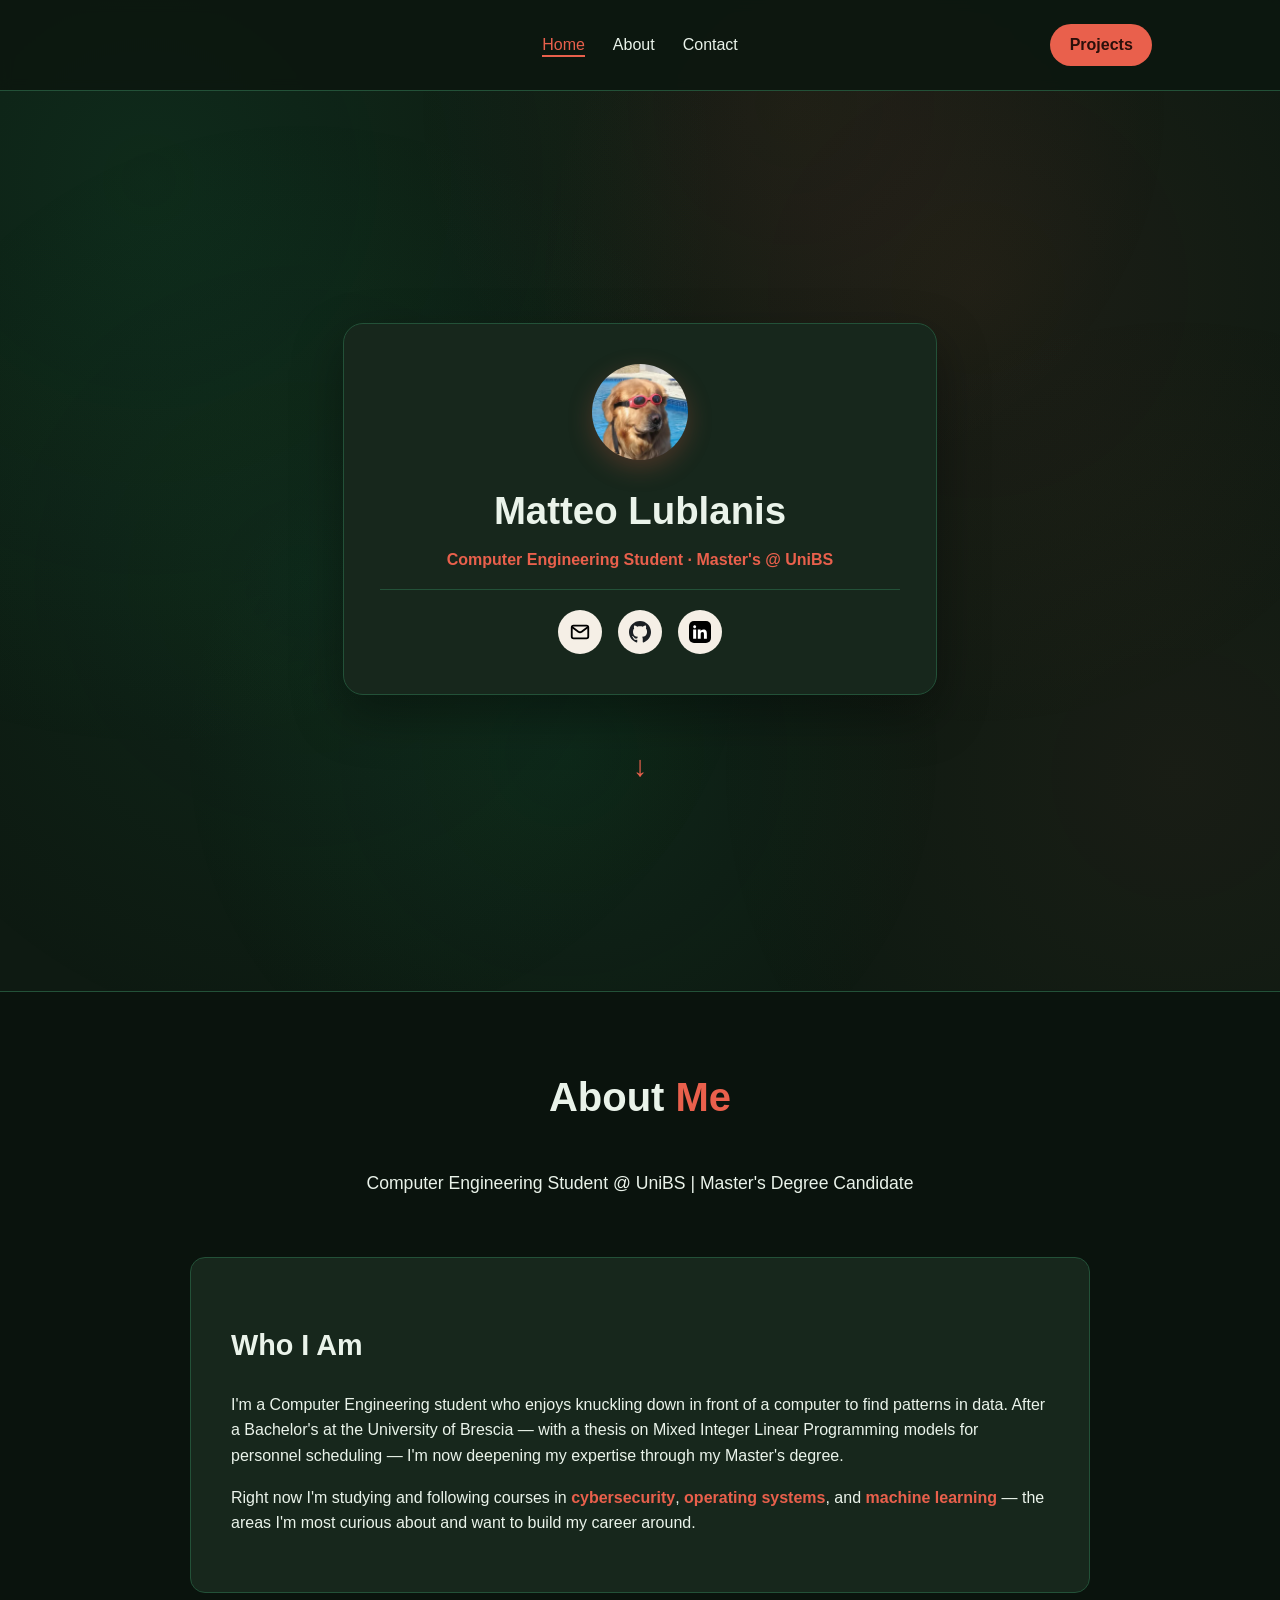
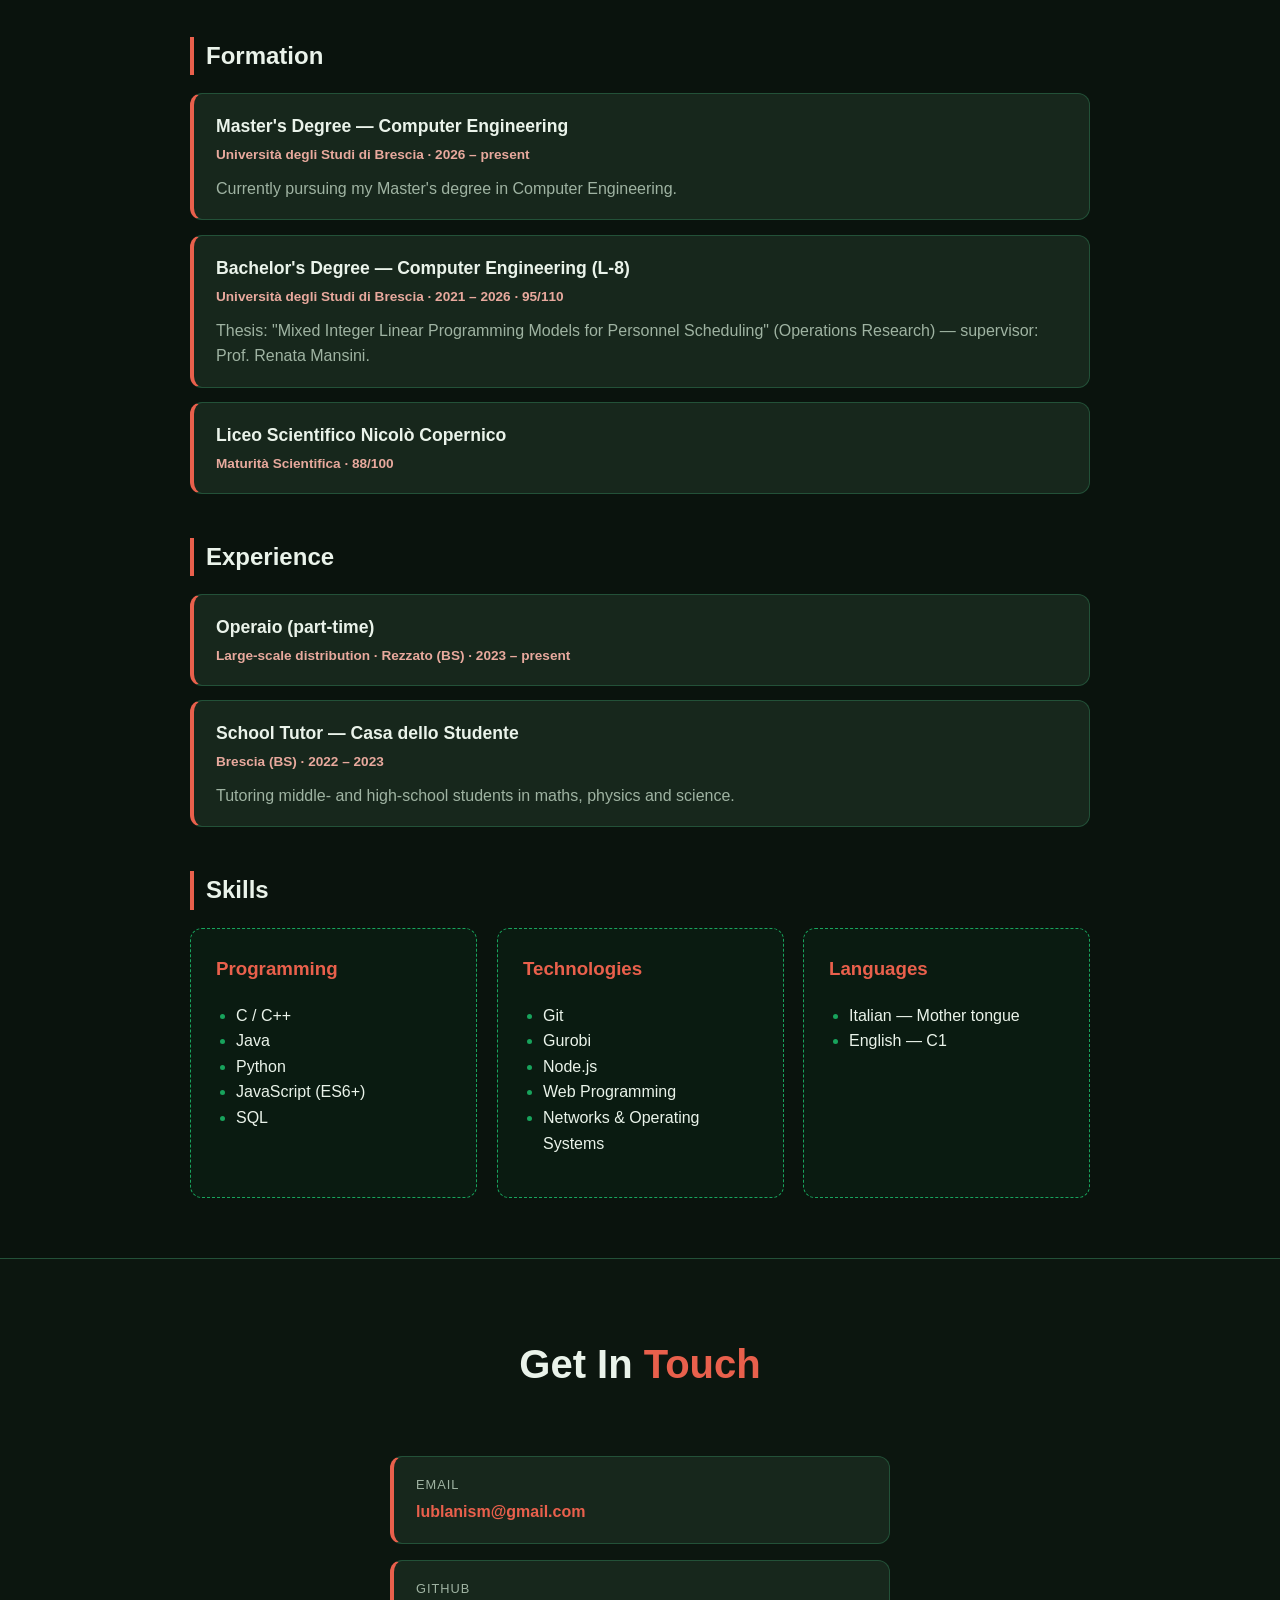
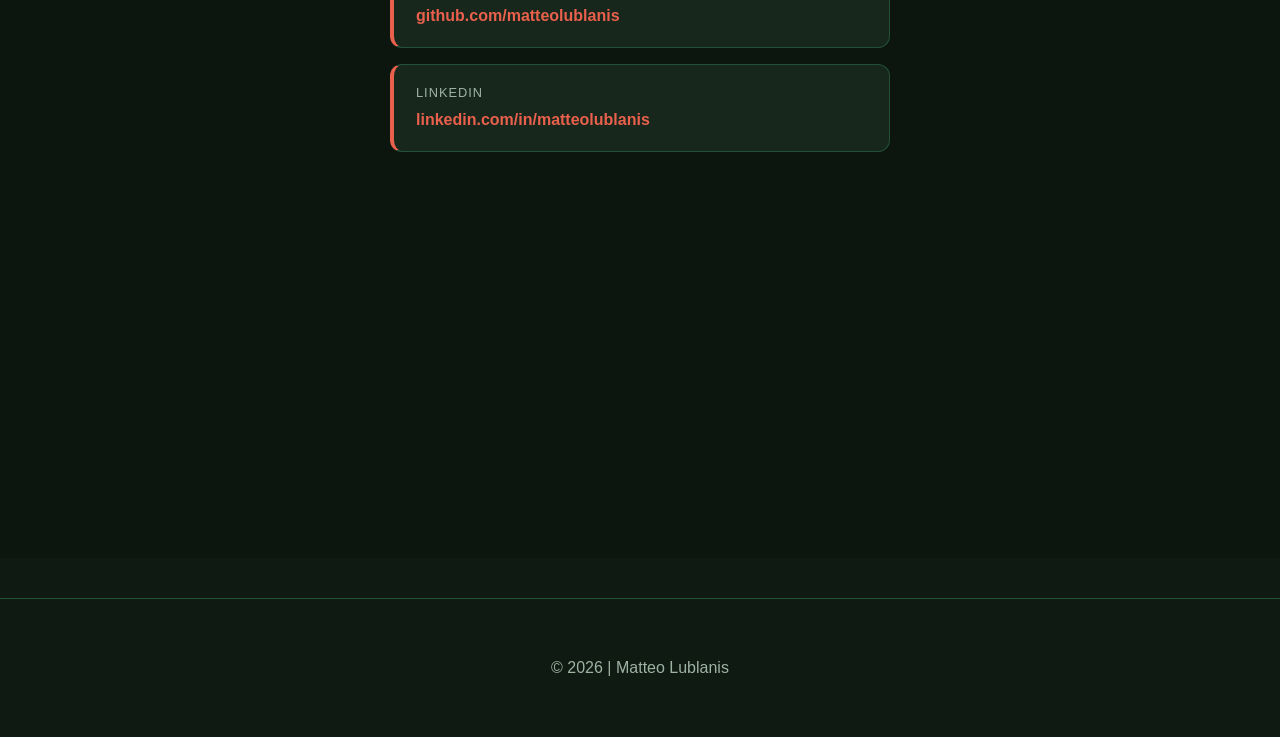
<file: index.html>
<!DOCTYPE html>
<html lang="en">
<head>
    <meta charset="UTF-8">
    <meta name="viewport" content="width=device-width, initial-scale=1.0">
    <title>Matteo Lublanis | Portfolio</title>
    <link rel="stylesheet" href="style.css">
</head>
<body>
    <a href="#home" class="skip-link">Skip to content</a>
    <nav aria-label="Primary">
        <ul>
            <li><a href="#home" class="highlight" aria-current="true">Home</a></li>
            <li><a href="#about">About</a></li>
            <li><a href="#contact">Contact</a></li>
        </ul>
        <a href="projects.html" class="nav-btn">Projects</a>
    </nav>

    <header id="home" class="panel">
        <div class="hero-card">
            <img src="icons/psbattle-this-dog-with-swimming-goggles-v0-9736mhqc9kqx.webp" alt="Hero Avatar" class="hero-avatar">
            <h1>Matteo Lublanis</h1>
            <p class="hero-role">Computer Engineering Student · Master's @ UniBS</p>
            <div class="hero-socials">
                <a class="social" href="mailto:lublanism@gmail.com" aria-label="Email">
                    <img src="icons/email-svgrepo-com.svg" alt="Email" width="22" height="22">
                </a>
                <a class="social" href="https://github.com/matteolublanis" target="_blank" rel="noopener" aria-label="GitHub">
                    <img src="icons/Octicons-mark-github.svg" alt="GitHub" width="22" height="22">
                </a>
                <a class="social" href="https://linkedin.com/in/matteolublanis" target="_blank" rel="noopener" aria-label="LinkedIn">
                    <img src="icons/linkedin-square-icon.svg" alt="LinkedIn" width="22" height="22">
                </a>
            </div>
        </div>
        <a href="#about" class="scroll-cue" aria-label="Scroll to About">↓</a>
    </header>

    <main>
        <!-- About -->
        <section id="about" class="panel">
            <div class="panel-inner">
                <div class="about-hero">
                    <h2>About <span class="highlight">Me</span></h2>
                    <p>Computer Engineering Student @ UniBS | Master's Degree Candidate</p>
                </div>

                <div class="bio-card">
                    <h2>Who I Am</h2>
                    <p>
                        I'm a Computer Engineering student who enjoys knuckling down in front of a
                        computer to find patterns in data. After a Bachelor's at the
                        University of Brescia — with a thesis on Mixed Integer Linear Programming models
                        for personnel scheduling — I'm now deepening my expertise through my Master's degree.
                    </p>
                    <p>
                        Right now I'm studying and following courses in <strong>cybersecurity</strong>,
                        <strong>operating systems</strong>, and <strong>machine learning</strong> —
                        the areas I'm most curious about and want to build my career around.
                    </p>
                </div>

                <h3 class="section-label">Formation</h3>
                <div class="entry-list">
                    <div class="entry">
                        <h4>Master's Degree — Computer Engineering</h4>
                        <span class="meta">Università degli Studi di Brescia · 2026 – present</span>
                        <p>Currently pursuing my Master's degree in Computer Engineering.</p>
                    </div>
                    <div class="entry">
                        <h4>Bachelor's Degree — Computer Engineering (L-8)</h4>
                        <span class="meta">Università degli Studi di Brescia · 2021 – 2026 · 95/110</span>
                        <p>
                            Thesis: "Mixed Integer Linear Programming Models for Personnel
                            Scheduling" (Operations Research) — supervisor: Prof. Renata Mansini.
                        </p>
                    </div>
                    <div class="entry">
                        <h4>Liceo Scientifico Nicolò Copernico</h4>
                        <span class="meta">Maturità Scientifica · 88/100</span>
                    </div>
                </div>

                <h3 class="section-label">Experience</h3>
                <div class="entry-list">
                    <div class="entry">
                        <h4>Operaio (part-time)</h4>
                        <span class="meta">Large-scale distribution · Rezzato (BS) · 2023 – present</span>
                    </div>
                    <div class="entry">
                        <h4>School Tutor — Casa dello Studente</h4>
                        <span class="meta">Brescia (BS) · 2022 – 2023</span>
                        <p>Tutoring middle- and high-school students in maths, physics and science.</p>
                    </div>
                </div>

                <h3 class="section-label">Skills</h3>
                <div class="skills-grid">
                    <div class="skill-category">
                        <h3>Programming</h3>
                        <ul>
                            <li>C / C++</li>
                            <li>Java</li>
                            <li>Python</li>
                            <li>JavaScript (ES6+)</li>
                            <li>SQL</li>
                        </ul>
                    </div>
                    <div class="skill-category">
                        <h3>Technologies</h3>
                        <ul>
                            <li>Git</li>
                            <li>Gurobi</li>
                            <li>Node.js</li>
                            <li>Web Programming</li>
                            <li>Networks &amp; Operating Systems</li>
                        </ul>
                    </div>
                    <div class="skill-category">
                        <h3>Languages</h3>
                        <ul>
                            <li>Italian — Mother tongue</li>
                            <li>English — C1</li>
                        </ul>
                    </div>
                </div>
            </div>
        </section>

        <section id="contact" class="panel">
            <div class="panel-inner">
                <div class="about-hero">
                    <h2>Get In <span class="highlight">Touch</span></h2>
                </div>

                <ul class="contact-list">
                    <li>
                        <span class="label">Email</span>
                        <a href="mailto:lublanism@gmail.com">lublanism@gmail.com</a>
                    </li>
                    <li>
                        <span class="label">GitHub</span>
                        <a href="https://github.com/matteolublanis" target="_blank">github.com/matteolublanis</a>
                    </li>
                    <li>
                        <span class="label">LinkedIn</span>
                        <a href="https://linkedin.com/in/matteolublanis" target="_blank">linkedin.com/in/matteolublanis</a>
                    </li>
                </ul>
            </div>
        </section>
    </main>

    <footer>
        <p>&copy; 2026 | Matteo Lublanis</p>
    </footer>

    <script src="anims.js"></script>
</body>
</html>
</file>
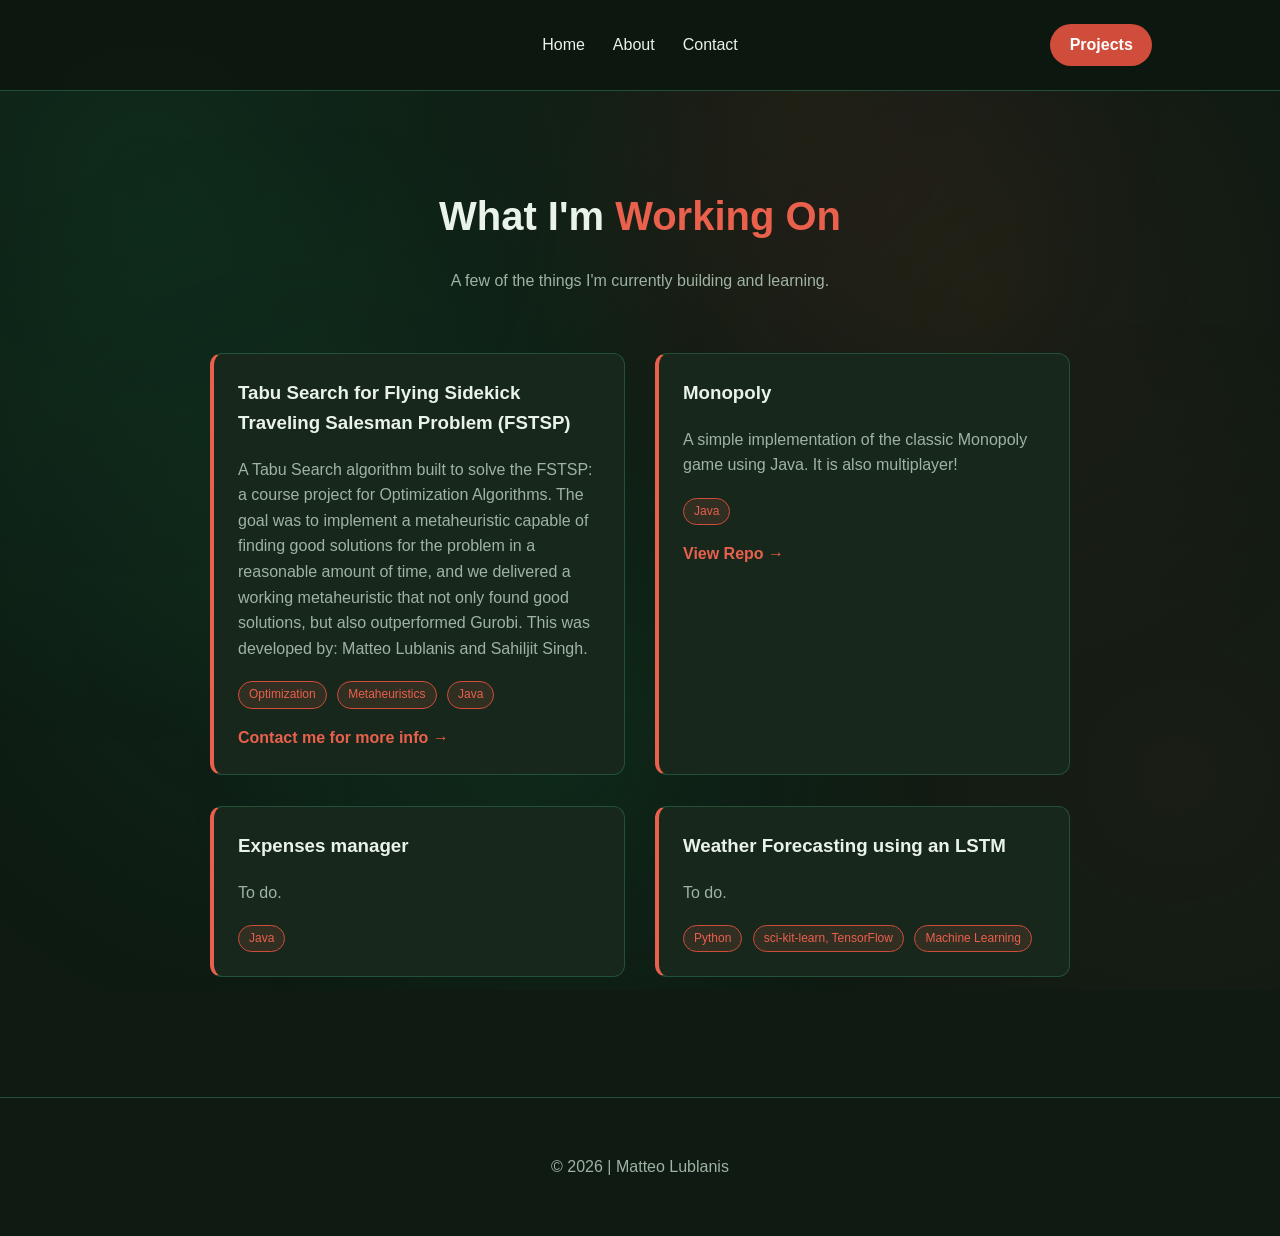
<file: projects.html>
<!DOCTYPE html>
<html lang="en">
<head>
    <meta charset="UTF-8">
    <meta name="viewport" content="width=device-width, initial-scale=1.0">
    <title>My Work | Matteo Lublanis</title>
    <link rel="stylesheet" href="style.css">
</head>
<body>
    <a href="#projects" class="skip-link">Skip to content</a>
    <nav aria-label="Primary">
        <ul>
            <li><a href="index.html">Home</a></li>
            <li><a href="index.html#about">About</a></li>
            <li><a href="index.html#contact">Contact</a></li>
        </ul>
        <a href="projects.html" class="nav-btn active" aria-current="page">Projects</a>
    </nav>

    <main class="about-container">
        <section id="projects">
            <h2>What I'm <span class="highlight">Working On</span></h2>
            <p style="text-align:center; color: var(--muted); margin-top:-20px; margin-bottom:40px;">
                A few of the things I'm currently building and learning.
            </p>

            <div class="grid">
                <div class="card">
                    <h3>Tabu Search for Flying Sidekick Traveling Salesman Problem (FSTSP)</h3>
                    <p>A Tabu Search algorithm built to solve the FSTSP: a course project for Optimization Algorithms.
                        The goal was to implement a metaheuristic capable of finding good solutions for the problem in a reasonable amount of time, 
                        and we delivered a working metaheuristic that not only found good solutions, but also outperformed Gurobi.
                        This was developed by: Matteo Lublanis and Sahiljit Singh.
                    </p>
                    <div>
                        <span class="tag">Optimization</span>
                        <span class="tag">Metaheuristics</span>
                        <span class="tag">Java</span>
                    </div>
                    <a class="card-link" href="index.html#contact" target="_blank">Contact me for more info →</a>
                </div>

                <div class="card">
                    <h3>Monopoly</h3>
                    <p>A simple implementation of the classic Monopoly game using Java. It is also multiplayer!</p>
                    <div>
                        <span class="tag">Java</span>
                    </div>
                    <a class="card-link" href="https://github.com/matteolublanis/Polypsony" target="_blank">View Repo →</a>
                </div>

                <div class="card">
                    <h3>Expenses manager</h3>
                    <p>To do.</p>
                    <div>
                        <span class="tag">Java</span>
                    </div>
                </div>

                <div class="card">
                    <h3>Weather Forecasting using an LSTM</h3>
                    <p>To do.</p>
                    <div>
                        <span class="tag">Python</span>
                        <span class="tag">sci-kit-learn, TensorFlow</span>
                        <span class="tag">Machine Learning</span>
                    </div>
                </div>
            </div>
        </section>
    </main>

    <footer>
        <p>&copy; 2026 | Matteo Lublanis</p>
    </footer>

    <script src="anims.js"></script>
</body>
</html>
</file>
<file: style.css>
:root {
    --bg: #0e1a12;
    --card: #17271c;     
    --text: #eaf3ea;      
    --muted: #9fb3a2;    
    --accent: #18a35c;   
    --accent-dark: #176b4a;
    --border: #235138;
    --coral: #e9604c;
    --coral-dark: #cf4d3a;
    --coral-soft: #e8a99d;  
}

.about-hero h2,
#projects h2,
#contact h2 {
    text-align: center;
    margin-bottom: 40px;
    font-size: clamp(1.8rem, 5vw, 2.5rem);
}

.bio-card h2 { font-size: clamp(1.4rem, 4vw, 1.8rem); }
.hero-inner p, .about-hero p { font-size: clamp(0.95rem, 2.6vw, 1.1rem); }

html {
    scroll-behavior: smooth;
    scroll-snap-type: y proximity;
    scroll-padding-top: 90px;
}

body {
    font-family: 'Inter', sans-serif;
    background-color: var(--bg);
    color: var(--text);
    margin: 0;
    line-height: 1.6;
    overflow-x: hidden;
}

.panel {
    min-height: 100vh;
    display: flex;
    flex-direction: column;
    justify-content: flex-start;
    align-items: center;
    box-sizing: border-box;
    padding: 40px 20px 60px;
    scroll-snap-align: start;
}

#home.panel { justify-content: center; padding-top: 90px; }

.panel-inner {
    width: 100%;
    max-width: 900px;
    margin: 0 auto;
}

#about { background: rgba(5, 12, 8, 0.4); }
#contact { background: rgba(5, 12, 8, 0.2); }
#about, #contact { border-top: 1px solid var(--border); }

.scroll-cue {
    display: inline-block;
    margin-top: 48px;
    font-size: 1.8rem;
    color: var(--coral);
    text-decoration: none;
    animation: bob 1.8s ease-in-out infinite;
}
.scroll-cue:hover { color: var(--text); }

@keyframes bob {
    0%, 100% { transform: translateY(0); }
    50%      { transform: translateY(8px); }
}

nav {
    display: grid;
    grid-template-columns: 1fr auto 1fr;
    align-items: center;
    padding: 1.5rem 10%;
    background: rgba(12, 23, 16, 0.92);
    border-bottom: 1px solid var(--border);
    position: sticky;
    top: 0;
    z-index: 10;
    backdrop-filter: blur(6px);
}

nav ul {
    grid-column: 2;
    justify-self: center;
    display: flex;
    list-style: none;
    gap: 28px;
    margin: 0;
    padding: 0;
}
nav a.nav-btn { grid-column: 3; justify-self: end; }
nav a {
    color: var(--text);
    text-decoration: none;
    font-weight: 500;
    position: relative;
}
nav a::after {
    content: '';
    position: absolute;
    left: 0;
    bottom: -4px;
    width: 100%;
    height: 2px;
    background: var(--coral);
    transform: scaleX(0);
    transform-origin: left;
    transition: transform 0.3s ease;
}
nav a:hover { color: var(--coral); }
nav a:hover::after,
nav a.highlight::after { transform: scaleX(1); }

nav a.nav-btn {
    background: var(--coral);
    color: #2a0f0a;
    padding: 0.5rem 1.2rem;
    border-radius: 999px;
    font-weight: 600;
    transition: background 0.25s ease, transform 0.25s ease, box-shadow 0.25s ease;
}

nav a.nav-btn::after { display: none; }

nav a.nav-btn:hover {
    color: #ffffff;
    background: var(--coral-dark);
    transform: translateY(-2px);
    box-shadow: 0 6px 16px rgba(255, 122, 102, 0.3);
}
nav a.nav-btn.active { background: var(--coral-dark); color: #ffffff; }

a:focus-visible {
    outline: 2px solid var(--accent);
    outline-offset: 3px;
    border-radius: 4px;
}
nav a.nav-btn:focus-visible { outline-offset: 4px; }

.skip-link {
    position: absolute;
    left: 12px;
    top: -100px;
    background: var(--accent);
    color: #1a2414;
    font-weight: 600;
    padding: 10px 18px;
    border-radius: 8px;
    text-decoration: none;
    z-index: 100;
    transition: top 0.2s ease;
}
.skip-link:focus { top: 12px; }

header {
    text-align: center;
    padding: 100px 20px;
}

header h1 {
    font-size: clamp(2rem, 6vw, 2.8rem);
    margin-bottom: 0.5rem;
    animation: fadeUp 0.8s ease both;
}

header p {
    animation: fadeUp 0.8s ease 0.15s both;
}

.about-hero {
    animation: fadeUp 0.8s ease both;
}

@keyframes fadeUp {
    from { opacity: 0; transform: translateY(20px); }
    to   { opacity: 1; transform: none; }
}

.hero-card {
    background: var(--card);
    border: 1px solid var(--border);
    border-radius: 20px;
    padding: 40px 36px;
    max-width: 520px;
    width: 100%;
    text-align: center;
    box-shadow: 0 20px 50px rgba(0, 0, 0, 0.35);
    animation: fadeUp 0.8s ease both;
}

.hero-avatar {
    width: 96px;
    height: 96px;
    margin: 0 auto 20px;
    border-radius: 50%;
    display: grid;
    place-items: center;
    font-size: 2rem;
    font-weight: 700;
    letter-spacing: 1px;
    color: #ffffff;
    background: #e9604c;
    box-shadow: 0 8px 24px rgba(233, 96, 76, 0.25);
}

.hero-card h1 {
    font-size: clamp(1.8rem, 5vw, 2.4rem);
    margin: 0 0 6px;
    animation: none;
}

.hero-role {
    color: var(--coral);
    font-weight: 600;
    margin: 0 0 16px;
    animation: none;
}

.hero-tagline {
    color: var(--muted);
    margin: 0 0 28px;
    animation: none;
}

.hero-actions {
    display: flex;
    gap: 14px;
    justify-content: center;
    flex-wrap: wrap;
    margin-bottom: 24px;
}

.btn-primary,
.btn-outline {
    padding: 0.62rem 1.4rem;
    border-radius: 999px;
    font-weight: 600;
    text-decoration: none;
    transition: background 0.25s ease, color 0.25s ease, transform 0.25s ease, box-shadow 0.25s ease;
}
.btn-primary {
    background: var(--coral);
    color: #2a0f0a;
}
.btn-primary:hover {
    background: var(--coral-dark);
    color: #ffffff;
    transform: translateY(-2px);
    box-shadow: 0 6px 16px rgba(233, 96, 76, 0.3);
}
.btn-outline {
    border: 1px solid var(--accent);
    color: var(--text);
}
.btn-outline:hover {
    background: rgba(24, 163, 92, 0.12);
    transform: translateY(-2px);
}

.hero-socials {
    display: flex;
    gap: 16px;
    justify-content: center;
    border-top: 1px solid var(--border);
    padding-top: 20px;
}
.social {
    width: 44px;
    height: 44px;
    display: grid;
    place-items: center;
    border-radius: 50%;
    background: #f5efe6;
    transition: transform 0.25s ease, box-shadow 0.25s ease;
}
.social img { width: 22px; height: 22px; display: block; }
.social:hover {
    transform: translateY(-3px);
    box-shadow: 0 6px 16px rgba(233, 96, 76, 0.35);
}

body::before,
body::after {
    content: '';
    position: fixed;
    inset: -10%;
    pointer-events: none;
    z-index: -1;
}

body::before {
    background:
        radial-gradient(circle at 18% 25%, rgba(24, 163, 92, 0.12), transparent 38%),
        radial-gradient(circle at 72% 35%, rgba(233, 96, 76, 0.07), transparent 34%),
        radial-gradient(circle at 45% 78%, rgba(24, 163, 92, 0.09), transparent 32%);
    animation: dapple-a 26s ease-in-out infinite;
}

body::after {
    background:
        radial-gradient(circle at 60% 18%, rgba(233, 96, 76, 0.06), transparent 30%),
        radial-gradient(circle at 28% 62%, rgba(24, 163, 92, 0.08), transparent 36%),
        radial-gradient(circle at 85% 80%, rgba(233, 96, 76, 0.05), transparent 30%);
    animation: dapple-b 34s ease-in-out infinite;
}

@keyframes dapple-a {
    0%   { transform: translate(-2%, -1%) scale(1);    opacity: 0.55; }
    50%  { transform: translate(2.5%, 1.5%) scale(1.08); opacity: 1;   }
    100% { transform: translate(-2%, -1%) scale(1);    opacity: 0.55; }
}

@keyframes dapple-b {
    0%   { transform: translate(1.5%, 1%) scale(1.05); opacity: 0.4;  }
    50%  { transform: translate(-2%, -1.5%) scale(1);  opacity: 0.85; }
    100% { transform: translate(1.5%, 1%) scale(1.05); opacity: 0.4;  }
}

.reveal {
    opacity: 0;
    transform: translateY(24px);
    transition: opacity 0.6s ease, transform 0.6s ease;
    will-change: opacity, transform;
}
.reveal.visible {
    opacity: 1;
    transform: none;
}

.highlight { color: var(--coral); }

.grid {
    display: grid;
    grid-template-columns: repeat(auto-fit, minmax(300px, 1fr));
    gap: 30px;
    max-width: 1200px;
    margin: 0 auto;
    padding: 20px;
}

.card {
    background: var(--card);
    padding: 24px;
    border-radius: 12px;
    border: 1px solid var(--border);
    border-left: 4px solid var(--coral);
    transition: transform 0.3s ease, border-color 0.3s ease;
}

.card h3 { margin-top: 0; color: var(--text); }
.card p { color: var(--muted); }

.tag {
    display: inline-block;
    font-size: 0.75rem;
    background: rgba(233, 96, 76, 0.12);
    color: var(--coral);
    border: 1px solid var(--coral-dark);
    padding: 3px 10px;
    border-radius: 999px;
    margin: 4px 6px 0 0;
}

.card-link {
    display: inline-block;
    margin-top: 16px;
    color: var(--coral);
    text-decoration: none;
    font-weight: bold;
}
.card-link:hover { color: var(--text); }

footer {
    text-align: center;
    padding: 40px;
    color: var(--muted);
    border-top: 1px solid var(--border);
    margin-top: 40px;
}

.about-container {
    max-width: 900px;
    margin: 0 auto;
    padding: 60px 20px;
}

.about-hero {
    text-align: center;
    margin-bottom: 60px;
}

.bio-card {
    background: var(--card);
    padding: 40px;
    border-radius: 15px;
    border: 1px solid var(--border);
    margin-bottom: 40px;
}

.bio-card strong { color: var(--coral); font-weight: 600; }

.section-label {
    width: 100%;
    font-size: clamp(1.25rem, 3.5vw, 1.5rem);
    margin: 44px 0 18px;
    padding-left: 12px;
    border-left: 4px solid var(--coral);
}

.entry-list { margin-bottom: 8px; }

.entry {
    background: var(--card);
    border: 1px solid var(--border);
    border-left: 4px solid var(--coral);
    border-radius: 12px;
    padding: 18px 22px;
    margin-bottom: 14px;
    transition: transform 0.3s ease, border-color 0.3s ease;
}

.entry h4 { margin: 0 0 4px; font-size: 1.1rem; }
.entry .meta { display: block; color: var(--coral-soft); font-size: 0.85rem; font-weight: 600; }
.entry p { margin: 10px 0 0; color: var(--muted); }

.skills-grid {
    display: grid;
    grid-template-columns: repeat(auto-fit, minmax(220px, 1fr));
    gap: 20px;
}

.skill-category {
    background: rgba(24, 163, 92, 0.06);
    padding: 25px;
    border-radius: 12px;
    border: 1px dashed var(--accent);
}

.skill-category h3 {
    margin-top: 0;
    color: var(--coral);
}

.skill-category ul {
    list-style: disc;
    padding-left: 20px;
}
.skill-category li::marker { color: var(--accent); }

.contact-list {
    list-style: none;
    padding: 0;
    max-width: 500px;
    margin: 0 auto;
}

.contact-list li {
    background: var(--card);
    border: 1px solid var(--border);
    border-left: 4px solid var(--coral);
    border-radius: 12px;
    padding: 18px 22px;
    margin-bottom: 16px;
    transition: transform 0.3s ease;
}

.contact-list .label {
    display: block;
    font-size: 0.8rem;
    text-transform: uppercase;
    letter-spacing: 1px;
    color: var(--muted);
    margin-bottom: 4px;
}

.contact-list a { color: var(--coral); text-decoration: none; font-weight: 600; }
.contact-list a:hover { color: var(--text); }
.contact-list span.value { font-weight: 600; }

@media (max-width: 768px) {
    nav { padding: 1.1rem 6%; }
    nav ul { gap: 20px; }
    .panel { padding: 32px 18px 48px; }
    .bio-card { padding: 28px 22px; }
    .about-container { padding: 40px 18px; }
}

@media (max-width: 600px) {
    html { scroll-padding-top: 130px; }

    nav {
        display: flex;
        flex-direction: column;
        gap: 12px;
        padding: 0.9rem 5%;
    }
    nav ul { gap: 18px; flex-wrap: wrap; justify-content: center; }
    nav a.nav-btn { justify-self: auto; }

    #home.panel { padding-top: 120px; }
    .panel { padding: 28px 16px 40px; }
    .hero-card { padding: 30px 22px; }
    .hero-avatar { width: 80px; height: 80px; font-size: 1.7rem; }
    .bio-card { padding: 22px 18px; }
    .entry { padding: 16px 18px; }

    .skills-grid { grid-template-columns: 1fr; }
    .grid { grid-template-columns: 1fr; padding: 10px; }
}

@media (max-width: 380px) {
    nav ul { gap: 12px; }
    nav a { font-size: 0.95rem; }
}

@media (prefers-reduced-motion: reduce) {
    html { scroll-behavior: auto; }
    body::before, body::after { animation: none; opacity: 0.7; }
    .reveal { opacity: 1; transform: none; transition: none; }
    header h1, header p, .about-hero { animation: none; }
    .scroll-cue { animation: none; }
    nav a::after { transition: none; }
    .card, .card:hover,
    .contact-list li, .contact-list li:hover { transform: none; transition: none; }
}
</file>
